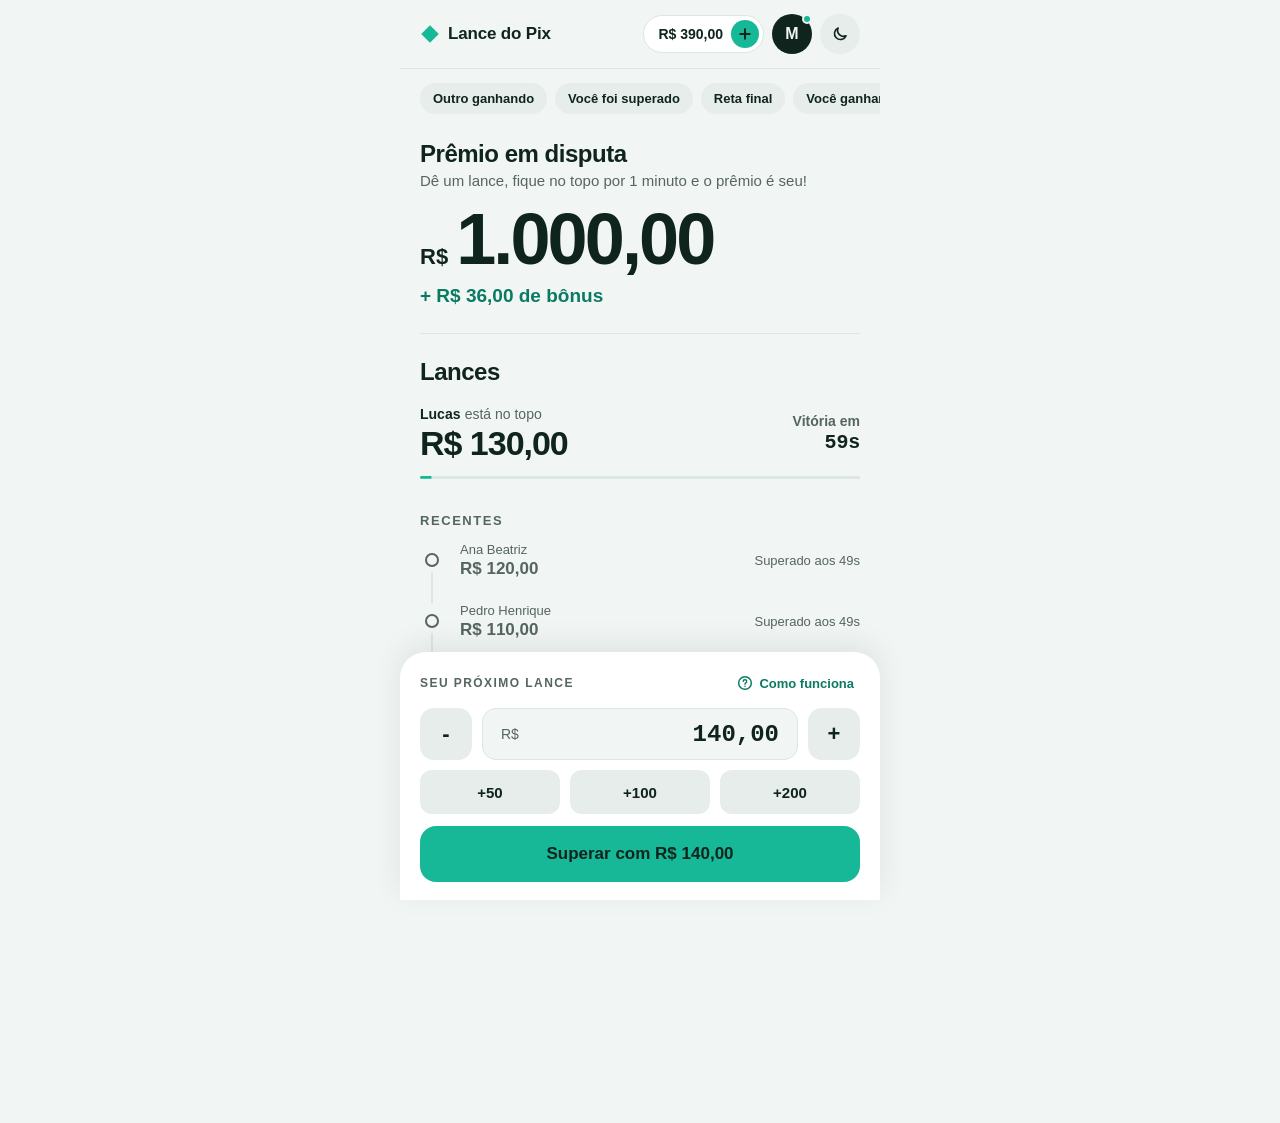
<file: .conversation/attached_assets/Lance_do_Pix_(21)_1792789828875.html>
<!doctype html>
<html lang="pt-BR">
<head>
<meta charset="utf-8">
<meta name="viewport" content="width=device-width, initial-scale=1, viewport-fit=cover">
<title>Lance do Pix</title>
<style>
:root{
  --bg:#F1F5F4;--surface:#FFFFFF;--ink:#10241E;--muted:#55655F;--line:#DCE6E2;
  --teal:#17B897;--teal-ink:#0B7A63;--teal-bg:#E1F6EF;--chip:#E6EDEB;--cta-off:#95DFCF;--cta-off-ink:#3C6F63;
  color-scheme:light;
  box-sizing:border-box;padding-top:env(safe-area-inset-top,0px);
}
@media (prefers-color-scheme:dark){
  :root:not([data-theme="light"]){
    --bg:#0D1A16;--surface:#15261F;--ink:#EAF4F1;--muted:#9DB3AB;--line:#24382F;
    --teal:#2BD3AE;--teal-ink:#4FE3C2;--teal-bg:#133B31;--chip:#1D3229;--cta-off:#1F4A3E;--cta-off-ink:#7FB9AA;
    color-scheme:dark;
  }
}
:root[data-theme="dark"]{
  --bg:#0D1A16;--surface:#15261F;--ink:#EAF4F1;--muted:#9DB3AB;--line:#24382F;
  --teal:#2BD3AE;--teal-ink:#4FE3C2;--teal-bg:#133B31;--chip:#1D3229;--cta-off:#1F4A3E;--cta-off-ink:#7FB9AA;
  color-scheme:dark;
}
*{box-sizing:border-box}
html,body{margin:0}
body{background:var(--bg);color:var(--ink);font-family:-apple-system,"Segoe UI",Roboto,Inter,sans-serif;-webkit-font-smoothing:antialiased}
button{font:inherit;color:inherit;cursor:pointer;border:0;background:none}
.app{max-width:480px;margin:0 auto;padding:0 20px 300px}
header{display:flex;align-items:center;justify-content:space-between;padding:14px 0;border-bottom:1px solid var(--line);margin:0 -20px;padding-left:20px;padding-right:20px}
.logo{display:flex;align-items:center;gap:8px;font-weight:700;font-size:17px;letter-spacing:-.01em}
.right{display:flex;align-items:center;gap:8px}
.bal{display:flex;align-items:center;gap:8px;background:var(--surface);border:1px solid var(--line);border-radius:99px;padding:4px 4px 4px 14px;font-weight:700;font-size:14px}
.plus{width:28px;height:28px;border-radius:50%;background:var(--teal);display:grid;place-items:center}
.avatar{position:relative;width:40px;height:40px;border-radius:50%;background:var(--ink);color:var(--bg);display:grid;place-items:center;font-weight:700}
.avatar i{position:absolute;top:0;right:0;width:10px;height:10px;border-radius:50%;background:var(--teal);border:2px solid var(--bg)}
.theme{width:40px;height:40px;border-radius:50%;background:var(--chip);display:grid;place-items:center}
h1{font-size:24px;letter-spacing:-.02em;margin:26px 0 4px}
.sub{margin:0;color:var(--muted);font-size:15px}
.prize{display:flex;align-items:baseline;gap:8px;margin-top:14px}
.prize small{font-size:22px;font-weight:800}
.prize b{font-size:clamp(52px,17vw,72px);font-weight:800;letter-spacing:-.04em;line-height:1}
.bonus{color:var(--teal-ink);font-weight:800;font-size:19px;margin:10px 0 0}
.timer{display:flex;align-items:center;gap:10px;margin-top:20px}
.timer b{font-family:ui-monospace,Menlo,Consolas,monospace;font-size:30px;color:var(--muted)}
.timer span{display:flex;align-items:center;gap:6px;font-size:13px;color:var(--muted)}
.timer span i{width:8px;height:8px;border-radius:50%;background:var(--muted)}
.bar{height:5px;border-radius:9px;background:var(--line);margin-top:12px}
.sec{display:flex;justify-content:space-between;align-items:baseline;margin:30px 0 10px}
.sec h2{margin:0;font-size:13px;letter-spacing:.12em;color:var(--muted);font-weight:700}
.sec span{font-size:13px;color:var(--muted)}
.tl{padding-top:4px;isolation:isolate}
.n{position:relative;display:flex;align-items:center;gap:16px;padding-bottom:24px}
.n:not(:last-child)::before{content:"";position:absolute;left:11px;top:12px;bottom:0;width:2px;background:var(--line)}
.n:last-child{padding-bottom:0}
.d{position:relative;z-index:1;flex:none;width:24px;height:24px;border-radius:50%;display:grid;place-items:center;background:var(--bg)}
.d.off::after{content:"";width:10px;height:10px;border-radius:50%;border:2px solid var(--muted)}
.d.on{background:var(--teal);color:#10241E}
.n .b{flex:1}
.n .b.r{display:flex;justify-content:space-between;align-items:center}
.n .v{font-size:17px;font-weight:700;color:var(--muted);font-variant-numeric:tabular-nums}
.n .s{font-size:13px;color:var(--muted);margin-bottom:2px}
.win .top{display:flex;justify-content:space-between;align-items:center}
.tag{display:flex;align-items:center;gap:8px;color:var(--teal-ink);font-size:12px;font-weight:800;letter-spacing:.1em}
.tag i{width:8px;height:8px;border-radius:50%;background:var(--teal)}
.time{font-size:13px;color:var(--muted);font-variant-numeric:tabular-nums}
.win .val{font-size:34px;font-weight:800;letter-spacing:-.03em;margin:10px 0 6px;line-height:1.05}
.win .ok{display:flex;align-items:center;gap:6px;color:var(--teal-ink);font-weight:700;font-size:15px}
.row{display:flex;justify-content:space-between;align-items:center;padding:15px 0;border-top:1px solid var(--line)}
.row:first-of-type{border-top:0}
.row .v{font-size:17px;font-weight:700;color:var(--muted)}
.row .s{font-size:13px;color:var(--muted);margin-top:2px}
.row .l{display:flex;gap:12px;align-items:center}
.row .l i{width:8px;height:8px;border-radius:50%;background:var(--line);border:2px solid var(--muted);box-sizing:content-box;width:6px;height:6px}
.sheet{position:fixed;z-index:10;bottom:0;left:50%;transform:translateX(-50%);width:100%;max-width:480px;background:var(--surface);border-radius:26px 26px 0 0;padding:22px 20px calc(18px + env(safe-area-inset-bottom,0px));box-shadow:0 -8px 30px rgba(0,0,0,.08)}
.sh{display:flex;justify-content:space-between;align-items:center}
.sh h3{margin:0;font-size:12px;letter-spacing:.12em;color:var(--muted);font-weight:700}
.how{display:flex;align-items:center;gap:6px;color:var(--teal-ink);font-weight:700;font-size:13px}
.step{display:flex;gap:10px;margin-top:16px}
.step button.sq{width:52px;height:52px;border-radius:14px;background:var(--chip);font-size:22px;font-weight:700}
.field{flex:1;display:flex;align-items:center;justify-content:space-between;padding:0 18px;border-radius:14px;background:var(--bg);border:1px solid var(--line);color:var(--muted);font-size:14px}
.field output{font-family:ui-monospace,Menlo,Consolas,monospace;font-size:24px;font-weight:700;color:var(--ink)}
.chips{display:grid;grid-template-columns:repeat(3,1fr);gap:10px;margin-top:10px}
.chips button{height:44px;border-radius:12px;background:var(--chip);font-weight:700;font-size:15px}
.cta{width:100%;height:56px;border-radius:16px;margin-top:12px;background:var(--cta-off);color:var(--cta-off-ink);font-weight:800;font-size:17px;cursor:not-allowed}

.sr{position:absolute;width:1px;height:1px;overflow:hidden;clip:rect(0 0 0 0);white-space:nowrap}
.dbg{display:flex;gap:8px;overflow-x:auto;margin:14px -20px 0;padding:0 20px;scrollbar-width:none}
.dbg button{flex:none;padding:8px 13px;border-radius:99px;background:var(--chip);font-size:13px;font-weight:700}
.dbg button[aria-pressed="true"]{background:var(--ink);color:var(--bg)}
.lances{margin:26px 0 0;padding-top:24px;border-top:1px solid var(--line);font-size:24px;letter-spacing:-.02em}
.lc{margin-top:18px;padding:0 0 4px}
.lc-cap{font-size:13px;letter-spacing:.12em;text-transform:uppercase;font-weight:700;color:var(--muted)}
.lc-price{margin-top:2px;font-size:34px;font-weight:800;letter-spacing:-.03em;line-height:1.05;white-space:nowrap;font-variant-numeric:tabular-nums}
.lc-st{display:flex;align-items:center;justify-content:space-between;gap:12px;min-height:20px;margin-top:0;font-size:14px;font-weight:600}
.lc-who{display:flex;gap:.3em;flex:1;min-width:0}
.lc-nm{min-width:0;overflow:hidden;text-overflow:ellipsis;white-space:nowrap}
.lc-tl{flex:none;white-space:nowrap;color:var(--muted);font-weight:500}
.lc-t{flex:none;font-family:ui-monospace,Menlo,Consolas,monospace;font-size:18px;font-weight:700;line-height:1}
.lc-t svg{display:block;width:22px;height:22px;color:var(--teal-ink)}
.lc-row{display:flex;align-items:center;justify-content:space-between;gap:16px}
.lc-g{flex:1;min-width:0}
.lc-r{flex:none;display:flex;flex-direction:column;align-items:flex-end;gap:4px}
.lc-r .lc-t{font-size:20px;letter-spacing:-.01em;font-variant-numeric:tabular-nums}
.lc-r .lc-t svg{width:22px;height:22px}
.lc-x{font-size:14px;font-weight:600;color:var(--muted)}
.lc-goal{flex:none;font-family:ui-monospace,Menlo,Consolas,monospace;font-size:14px;font-weight:600;color:var(--muted)}
.lc[data-ended] .lc-goal{display:none}
.lc-x{white-space:nowrap}
.lc[data-ended] .lc-r{flex-direction:row;align-items:center;gap:6px}
.lc[data-ended] .lc-r .lc-t svg{width:18px;height:18px}
.lc-goal{display:none}
.lc[data-urgent] .lc-t{animation:blink 1s step-end infinite}
@keyframes blink{50%{opacity:.35}}
@media (prefers-reduced-motion:reduce){.lc[data-urgent] .lc-t{animation:none}}
.lc-pg{position:relative;height:3px;margin-top:14px;border-radius:9px;background:var(--line);overflow:hidden}
.lc-pg::after{content:"";position:absolute;inset:0;background:var(--teal);clip-path:inset(0 calc(100% - var(--p,100%)) 0 0)}
.lc[data-ended] .lc-pg{display:none}
.lc-nb{display:grid;grid-template-rows:0fr;transition:grid-template-rows .25s ease}
.lc[data-msg] .lc-nb{grid-template-rows:1fr}
.lc-nx{overflow:hidden;min-height:0}
.lc-msg{margin:0;padding-top:12px;font-size:15px;line-height:1.4;color:var(--muted)}
.lc[data-good] .lc-msg{color:var(--teal-ink)}
@media (prefers-reduced-motion:reduce){.lc-nb{transition:none}}
.d svg{width:14px;height:14px}

.cta:not(:disabled){background:var(--teal);color:#10241E;cursor:pointer}
[hidden]{display:none!important}
.dbg button:disabled{opacity:.4;cursor:not-allowed}
.nxt{display:flex;align-items:center;gap:14px;margin-top:16px;padding:12px 14px;border:1px solid var(--line);border-radius:16px;background:var(--surface)}
.ring{position:relative;flex:none;width:44px;height:44px}
.ring svg{position:absolute;inset:0;width:100%;height:100%;transform:rotate(-90deg)}
.ring circle{fill:none;stroke-width:3.5}
.rb{stroke:var(--line)}
.rf{stroke:var(--teal);stroke-linecap:round;stroke-dasharray:var(--rp,0) 100}
.ring b{position:absolute;inset:0;display:grid;place-items:center;font-size:14px;font-variant-numeric:tabular-nums}
.nx-a{font-size:16px;font-weight:700}
.nx-b{font-size:13px;color:var(--muted);margin-top:2px}
.nxt[data-urgent] .ring{animation:blink 1s step-end infinite}
@keyframes fin{from{opacity:0}}
.fade{animation:fin .5s ease}
@media (prefers-reduced-motion:reduce){.nxt[data-urgent] .ring,.fade{animation:none}}
</style>
</head>
<body>
<div class="app">
  <header>
    <div class="logo"><svg width="20" height="20" viewBox="0 0 24 24" aria-hidden="true"><path d="M12 1.5l10.5 10.5L12 22.5 1.5 12z" fill="#17B897"/></svg>Lance do Pix</div>
    <div class="right">
      <div class="bal">R$ 390,00<button class="plus" aria-label="Adicionar saldo"><svg width="14" height="14" viewBox="0 0 24 24" fill="none" stroke="#10241E" stroke-width="3.4" stroke-linecap="round" aria-hidden="true"><path d="M12 4v16M4 12h16"/></svg></button></div>
      <div class="avatar">M<i></i></div>
      <button class="theme" id="theme" aria-label="Alternar tema"><svg width="18" height="18" viewBox="0 0 24 24" fill="none" stroke="currentColor" stroke-width="2.2" stroke-linecap="round" stroke-linejoin="round" aria-hidden="true"><path d="M20 14.5A8 8 0 019.5 4 8 8 0 1020 14.5z"/></svg></button>
    </div>
  </header>
  <div class="dbg" id="ctrl"></div>
  <div class="nxt" id="nxt" hidden><div class="ring"><svg viewBox="0 0 40 40" aria-hidden="true"><circle class="rb" cx="20" cy="20" r="17" pathLength="100"/><circle class="rf" cx="20" cy="20" r="17" pathLength="100"/></svg><b id="nxs"></b></div><div><div class="nx-a">Próxima disputa</div><div class="nx-b">Prêmio revelado ao começar</div></div></div>

  <h1 id="h1">Prêmio em disputa</h1>
  <p class="sub">Dê um lance, fique no topo por 1 minuto e o prêmio é seu!</p>
  <div class="prize"><small>R$</small><b id="pz"></b></div>
  <p class="bonus" id="bn"></p>
  <h2 class="lances">Lances</h2>
  <section class="lc" id="card" aria-label="Lance no topo">
    <div class="lc-row"><div class="lc-g"><div class="lc-st"><div class="lc-who"><span class="lc-nm" id="nm"></span><span class="lc-tl" id="tl"></span></div></div><div class="lc-price" id="price"></div></div><div class="lc-r"><span class="lc-x" id="tmx">Vitória em</span><div class="lc-t" id="tm"></div><div class="lc-goal" id="goal"></div></div></div>
    <div class="lc-pg" aria-hidden="true"></div>
    <div class="lc-nb"><div class="lc-nx" id="nx"><p class="lc-msg" id="ntm"></p></div></div>
  </section>

  <div class="sec" id="rec"><h2>RECENTES</h2></div>
  <div class="tl" id="hist"></div>
  <span class="sr" id="live" aria-live="polite"></span>
</div>

<div class="sheet">
  <div class="sh"><h3>SEU PRÓXIMO LANCE</h3><button class="how"><svg width="16" height="16" viewBox="0 0 24 24" fill="none" stroke="currentColor" stroke-width="2.2" stroke-linecap="round" aria-hidden="true"><circle cx="12" cy="12" r="9.5"/><path d="M9.5 9.5a2.5 2.5 0 114 2c-.9.6-1.5 1.1-1.5 2.2M12 17h.01"/></svg>Como funciona</button></div>
  <div class="step">
    <button class="sq" id="minus" aria-label="Diminuir lance">-</button>
    <div class="field"><span>R$</span><output id="val">140,00</output></div>
    <button class="sq" id="plusb" aria-label="Aumentar lance">+</button>
  </div>
  <div class="chips"><button data-add="50">+50</button><button data-add="100">+100</button><button data-add="200">+200</button></div>
  <button class="cta" id="cta" type="button" disabled>Disputa encerrada</button>
</div>

<script>
(() => {
'use strict';
const CFG = { duration: 60, urgentAt: 10, step: 10, histMax: 5, wait: 60, hold: 6 };
const PRIZES = [{ value: 1000, bonus: 36 }, { value: 2500, bonus: 90 }, { value: 500, bonus: 18 }];
const ME = 'Você', LONG = 'Maria Fernanda de Albuquerque';
const $ = id => document.getElementById(id);
const ICONS = {
  default: '<path d="M12 19V5M5 12l7-7 7 7"/>',
  outbid: '<path d="M7 17L17 7M9 7h8v8"/>',
  urgent: '<circle cx="12" cy="12" r="10"/><polyline points="12 6 12 12 16 14"/>',
  lead: '<circle cx="12" cy="12" r="10"/><path d="M8 12l3 3 5-6"/>',
  ended: '<path d="M5 21V4M5 4h11l-2 4 2 4H5"/>',
  down: '<path d="M6 9l6 6 6-6"/>',
  check: '<path d="M5 12.5l5 5 9-10"/>',
};
const icon = (k, w = 2) => `<svg viewBox="0 0 24 24" aria-hidden="true" fill="none" stroke="currentColor" stroke-width="${w}" stroke-linecap="round" stroke-linejoin="round">${ICONS[k]}</svg>`;
const brl = new Intl.NumberFormat('pt-BR', { style: 'currency', currency: 'BRL' }).format;
const num = n => n.toLocaleString('pt-BR', { minimumFractionDigits: 2, maximumFractionDigits: 2 });
const pad = n => String(n).padStart(2, '0');
const clock = s => s <= 60 ? `${s}s` : `${Math.floor(s / 60)}:${pad(s % 60)}`;
const dur = ms => { const s = Math.max(0, Math.floor(ms / 1000)); return s < 60 ? `${s}s` : `${Math.floor(s / 60)}min ${pad(s % 60)}s`; };
const setText = (n, t) => { if (n.textContent !== t) n.textContent = t; };
const setIcon = (n, k, w) => { const key = k + w; if (n.dataset.k !== key) { n.dataset.k = key; n.innerHTML = icon(k, w); } };
const el = (tag, cls = '', kids = []) => { const n = document.createElement(tag); if (cls) n.className = cls; n.append(...kids); return n; };

/* ---------- Momentos ---------- */
const R = (...names) => names.map((name, i) => ({ name, price: 130 - (names.length - 1 - i) * 10 }));
const OTHER = R('Ana Beatriz', 'Lucas', 'Maria', 'Pedro Henrique', 'Ana Beatriz', 'Lucas');
const MINE = R('Ana Beatriz', 'Lucas', 'Pedro Henrique', 'Lucas', 'Maria', ME);
const SCENES = {
  other:  { label: 'Outro ganhando', bids: OTHER, secs: 60 },
  outbid: { label: 'Você foi superado', bids: R('Lucas', 'Ana Beatriz', 'Pedro Henrique', 'Lucas', ME, 'Maria'), secs: 60 },
  urgent: { label: 'Reta final', bids: OTHER, secs: 8 },
  lead:   { label: 'Você ganhando', bids: MINE, secs: 60 },
  ended:  { label: 'Encerrado', bids: OTHER, secs: 0 },
  won:    { label: 'Você ganhou', bids: MINE, secs: 0 },
  long:   { label: 'Nome longo', bids: R('Ana Beatriz', 'Lucas', 'Pedro Henrique', 'Lucas', 'Ana Beatriz', LONG), secs: 60 },
  open:   { label: 'Disputa aberta', bids: [], secs: 60 },
};

/* ---------- Estado ---------- */
let state = { bids: [], prize: PRIZES[0], endsAt: 0, frozen: null, nextAt: null, nfz: null };
const nextLeft = s => s.nfz ?? Math.max(0, (s.nextAt - performance.now()) / 1000);
const secsLeft = s => Math.max(0, Math.ceil(s.frozen ?? (s.endsAt - performance.now()) / 1000));
const withTime = (s, secs) => s.frozen === null ? { endsAt: performance.now() + secs * 1000 } : { frozen: secs };
const view = s => {
  const secs = secsLeft(s), last = s.bids[s.bids.length - 1], prev = s.bids[s.bids.length - 2];
  if (!last) return { empty: true, name: '', price: 0, me: false, next: CFG.step, secs: CFG.duration };
  const me = last.name === ME;
  return { name: last.name, price: last.price, me, next: last.price + CFG.step, outbid: !me && prev?.name === ME, secs, ended: secs === 0, urgent: secs > 0 && secs <= CFG.urgentAt };
};
const tailOf = v => v.ended ? 'ganhou' : 'está no topo';

/* Aviso curto abaixo da barra: só aparece quando agrega. A ação de lance fica no painel de baixo. */
const noticeFor = v => {
  if (v.empty) return 'Assuma o topo com o primeiro lance.';
  if (v.ended) return v.me ? 'Parabéns, o prêmio é seu.' : '';
  if (v.me) return v.urgent ? 'Falta pouco! Continue no topo e o prêmio é seu.' : 'Continue no topo e o prêmio é seu.';
  if (v.urgent) return 'Últimos segundos! Supere agora.';
  if (v.outbid) return 'Você foi superado. Supere o lance para voltar ao topo.';
  return '';
};

/* ---------- Elementos ---------- */
const E = {};
['price', 'nm', 'tl', 'tmx', 'goal', 'tm', 'card', 'nx', 'ntm', 'hist', 'live', 'ctrl', 'cta', 'val', 'pz', 'bn', 'rec', 'nxt', 'nxs'].forEach(id => { E[id] = $(id); });

const showNotice = (msg, good) => {
  if (msg) setText(E.ntm, msg);
  E.card.toggleAttribute('data-msg', !!msg);
  E.card.toggleAttribute('data-good', good);
  E.nx.inert = !msg;
};

let histKey = '', timeEls = [];
const showHist = (bids, ended) => {
  const full = bids.slice(-(CFG.histMax + 1)).reverse(), recent = full.slice(1);
  E.rec.hidden = E.hist.hidden = !recent.length;
  const k = recent.map(b => b.name + b.price + b.at).join('|');
  if (k !== histKey) {
    histKey = k; timeEls = [];
    E.hist.replaceChildren(...recent.map((b, i) => {
      const dot = el('span', 'd off');
      const t = el('span', 'time');
      timeEls.push([t, b.at, full[i].at]);
      return el('div', 'n', [dot, el('div', 'b r', [el('div', '', [el('div', 's', [b.name]), el('div', 'v', [brl(b.price)])]), t])]);
    }));
  }
  const now = performance.now();
  timeEls.forEach(([t, at, nextAt]) => setText(t, `Superado aos ${clock(Math.max(0, Math.ceil(CFG.duration - (nextAt - at) / 1000)))}`));
};

/* Painel de baixo: único lugar com ação de lance */
let bid = 0, seen = -1;
const sheet = v => {
  if (v.price !== seen) { seen = v.price; bid = v.next; }
  if (bid < v.next) bid = v.next;
  setText(E.val, num(bid));
  E.cta.disabled = v.ended || v.me;
  setText(E.cta, v.ended ? (state.nextAt !== null ? `Próxima disputa em ${clock(Math.ceil(nextLeft(state)))}` : 'Disputa encerrada') : v.me ? 'Seu lance está no topo' : v.empty ? `Dar o primeiro lance de ${brl(bid)}` : `Superar com ${brl(bid)}`);
};
const bump = d => { const v = view(state); if (v.up) return; bid = Math.max(v.next, bid + d); sheet(v); };
$('minus').onclick = () => bump(-CFG.step);
$('plusb').onclick = () => bump(CFG.step);
document.querySelectorAll('[data-add]').forEach(b => { b.onclick = () => bump(Number(b.dataset.add)); });
$('theme').onclick = () => {
  const r = document.documentElement, dark = r.dataset.theme ? r.dataset.theme === 'dark' : matchMedia('(prefers-color-scheme: dark)').matches;
  r.dataset.theme = dark ? 'light' : 'dark';
};

/* ---------- Render ---------- */
let lastSecs = -1, lastLive = '', lastNext = -1;
const render = () => {
  const v = view(state), n = noticeFor(v), p = state.prize;
  lastSecs = v.secs;
  setText(E.pz, num(p.value));
  setText(E.bn, `+ ${brl(p.bonus)} de bônus`);
  E.card.toggleAttribute('data-urgent', !!v.urgent);
  E.card.toggleAttribute('data-ended', !!v.ended);
  setText(E.price, brl(v.price));
  setText(E.nm, v.empty ? 'Nenhum lance ainda' : v.name);
  setText(E.tl, v.empty ? '' : tailOf(v));
  const nb = state.nextAt !== null, nl = nb ? Math.ceil(nextLeft(state)) : 0;
  E.nxt.hidden = !nb; E.nxt.toggleAttribute('data-urgent', nb && nl <= CFG.urgentAt); setText(E.nxs, String(nl)); lastNext = nb ? nl : -1;
  setText(E.tmx, v.ended ? 'Disputa encerrada' : 'Vitória em');
  setText(E.goal, clock(CFG.duration));
  if (v.ended) setIcon(E.tm, 'check', 3); else { delete E.tm.dataset.k; setText(E.tm, clock(v.secs)); }
  showNotice(n, !!v.me);
  showHist(state.bids, v.ended);
  sheet(v);
  const text = v.empty ? 'Disputa aberta. Nenhum lance ainda.' : `${v.name} ${tailOf(v)} com ${brl(v.price)}. ${n}`.trim();
  if (text !== lastLive) { lastLive = text; E.live.textContent = text; }
  const fz = state.nextAt !== null ? state.nfz : state.frozen;
  pause.disabled = !state.bids.length;
  pause.textContent = fz !== null ? 'Retomar' : 'Pausar';
  pause.setAttribute('aria-pressed', fz !== null);
};

const place = () => {
  const v = view(state);
  if (v.up || v.ended || v.me) return;
  state = { ...state, bids: [...state.bids, { name: ME, price: bid, at: performance.now() }], ...withTime(state, CFG.duration) };
  render();
};
E.cta.onclick = place;
const fade = () => { const a = document.querySelector('.app'); a.classList.remove('fade'); void a.offsetWidth; a.classList.add('fade'); };
const startNext = () => {
  state = { ...state, bids: [], prize: PRIZES[(PRIZES.indexOf(state.prize) + 1) % PRIZES.length], frozen: null, nextAt: null, nfz: null };
  seen = -1; fade(); render();
};
const apply = k => {
  const sc = SCENES[k], now = performance.now(), last = (CFG.duration - sc.secs) * 1000;
  seen = -1;
  state = { ...state, prize: PRIZES[0], bids: sc.bids.map((b, i, a) => ({ ...b, at: now - last - (a.length - 1 - i) * 11000 })), nextAt: sc.secs === 0 ? now + CFG.wait * 1000 : null, nfz: null, ...withTime(state, sc.secs) };
  render();
};

/* ---------- Momentos de teste ---------- */
Object.entries(SCENES).forEach(([k, sc]) => { const b = el('button', '', [sc.label]); b.type = 'button'; b.dataset.s = k; E.ctrl.append(b); });
const pause = el('button', '', ['Pausar']);
pause.type = 'button'; pause.dataset.s = 'pause'; pause.setAttribute('aria-pressed', 'false');
E.ctrl.append(pause);
E.ctrl.addEventListener('click', e => {
  const k = e.target.closest('[data-s]')?.dataset.s;
  if (!k) return;
  if (k === 'pause') {
    state = state.nextAt !== null
      ? (state.nfz === null ? { ...state, nfz: nextLeft(state) } : { ...state, nfz: null, nextAt: performance.now() + state.nfz * 1000 })
      : state.frozen === null
      ? { ...state, frozen: Math.max(0, (state.endsAt - performance.now()) / 1000) }
      : { ...state, frozen: null, endsAt: performance.now() + state.frozen * 1000 };
    render();
  } else apply(k);
});

apply('other');
setInterval(() => {
  if (state.nextAt !== null) {
    if (state.nfz === null && nextLeft(state) <= 0) return startNext();
    if (Math.ceil(nextLeft(state)) !== lastNext) render();
    return;
  }
  const s = secsLeft(state);
  if (!state.bids.length || s === lastSecs) return;
  if (s === 0 && lastSecs > 0 && state.frozen === null) state = { ...state, nextAt: performance.now() + CFG.wait * 1000, nfz: null };
  render();
}, 250);
const root = document.documentElement;
const frame = () => {
  const left = !state.bids.length ? CFG.duration : state.frozen ?? Math.max(0, (state.endsAt - performance.now()) / 1000);
  root.style.setProperty('--rp', state.nextAt !== null ? (1 - nextLeft(state) / CFG.wait) * 100 : 0);
  root.style.setProperty('--p', `${(1 - left / CFG.duration) * 100}%`);
  requestAnimationFrame(frame);
};
requestAnimationFrame(frame);
})();
</script>
</body>
</html>
</file>
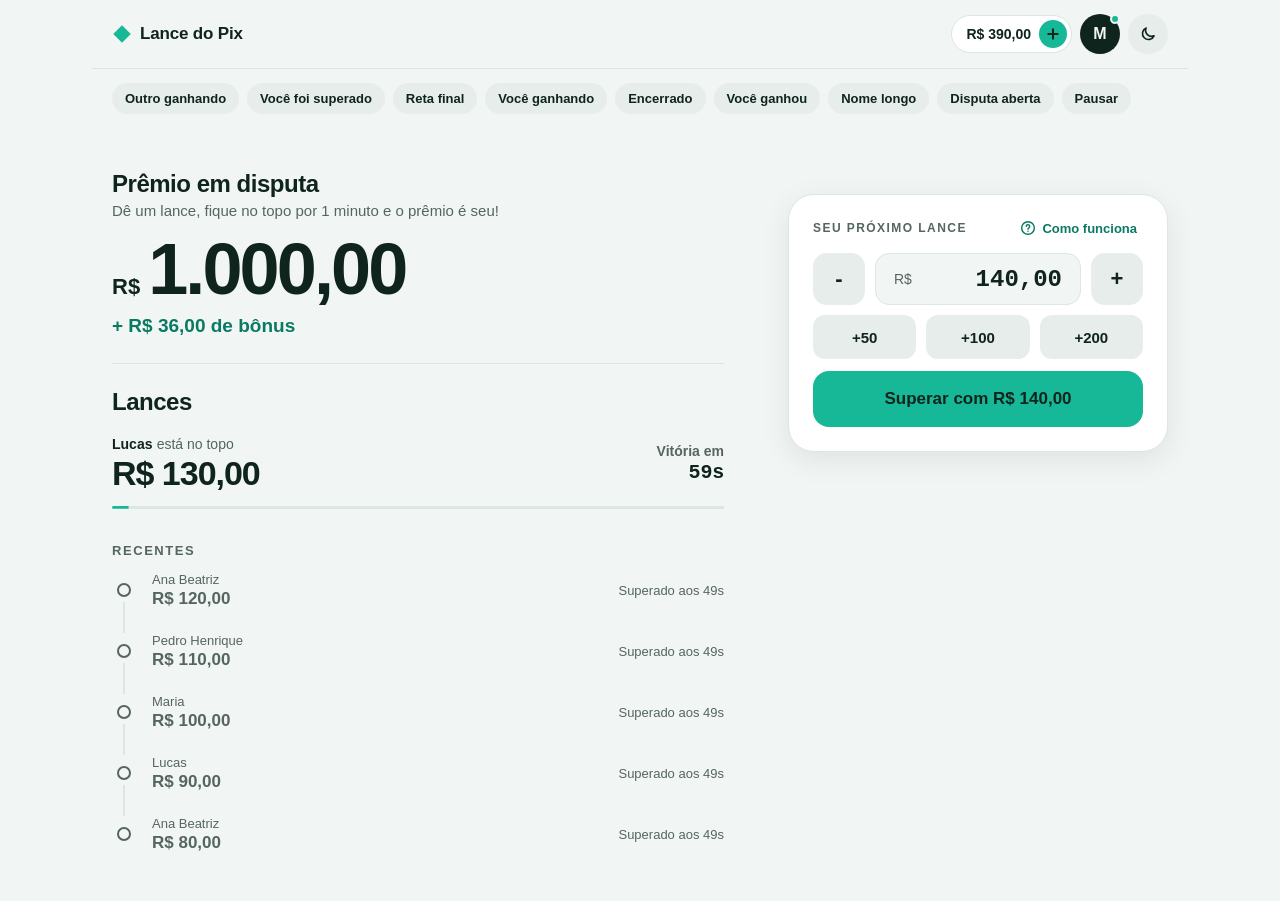
<file: artifacts/lance-do-pix/public/prototype.html>
<!doctype html>
<html lang="pt-BR">
<head>
<meta charset="utf-8">
<meta name="viewport" content="width=device-width, initial-scale=1, viewport-fit=cover">
<title>Lance do Pix</title>
<style>
:root{
  --bg:#F1F5F4;--surface:#FFFFFF;--ink:#10241E;--muted:#55655F;--line:#DCE6E2;
  --teal:#17B897;--teal-ink:#0B7A63;--teal-bg:#E1F6EF;--chip:#E6EDEB;--cta-off:#95DFCF;--cta-off-ink:#3C6F63;
  color-scheme:light;
  box-sizing:border-box;padding-top:env(safe-area-inset-top,0px);
}
@media (prefers-color-scheme:dark){
  :root:not([data-theme="light"]){
    --bg:#0D1A16;--surface:#15261F;--ink:#EAF4F1;--muted:#9DB3AB;--line:#24382F;
    --teal:#2BD3AE;--teal-ink:#4FE3C2;--teal-bg:#133B31;--chip:#1D3229;--cta-off:#1F4A3E;--cta-off-ink:#7FB9AA;
    color-scheme:dark;
  }
}
:root[data-theme="dark"]{
  --bg:#0D1A16;--surface:#15261F;--ink:#EAF4F1;--muted:#9DB3AB;--line:#24382F;
  --teal:#2BD3AE;--teal-ink:#4FE3C2;--teal-bg:#133B31;--chip:#1D3229;--cta-off:#1F4A3E;--cta-off-ink:#7FB9AA;
  color-scheme:dark;
}
*{box-sizing:border-box}
html,body{margin:0}
body{background:var(--bg);color:var(--ink);font-family:-apple-system,"Segoe UI",Roboto,Inter,sans-serif;-webkit-font-smoothing:antialiased}
button{font:inherit;color:inherit;cursor:pointer;border:0;background:none}
.app{max-width:480px;margin:0 auto;padding:0 20px 300px}
header{position:sticky;top:0;z-index:20;display:flex;align-items:center;justify-content:space-between;padding:14px 0;border-bottom:1px solid var(--line);margin:0 -20px;padding-left:20px;padding-right:20px;background:var(--bg)}
.logo{display:flex;align-items:center;gap:8px;font-weight:700;font-size:17px;letter-spacing:-.01em}
.right{display:flex;align-items:center;gap:8px}
.bal{display:flex;align-items:center;gap:8px;background:var(--surface);border:1px solid var(--line);border-radius:99px;padding:4px 4px 4px 14px;font-weight:700;font-size:14px}
.plus{width:28px;height:28px;border-radius:50%;background:var(--teal);display:grid;place-items:center}
.avatar{position:relative;width:40px;height:40px;border-radius:50%;background:var(--ink);color:var(--bg);display:grid;place-items:center;font-weight:700}
.avatar i{position:absolute;top:0;right:0;width:10px;height:10px;border-radius:50%;background:var(--teal);border:2px solid var(--bg)}
.theme{width:40px;height:40px;border-radius:50%;background:var(--chip);display:grid;place-items:center}
h1{font-size:24px;letter-spacing:-.02em;margin:26px 0 4px}
.sub{margin:0;color:var(--muted);font-size:15px}
.prize{display:flex;align-items:baseline;gap:8px;margin-top:14px}
.prize small{font-size:22px;font-weight:800}
.prize b{font-size:clamp(52px,17vw,72px);font-weight:800;letter-spacing:-.04em;line-height:1}
.bonus{color:var(--teal-ink);font-weight:800;font-size:19px;margin:10px 0 0}
.timer{display:flex;align-items:center;gap:10px;margin-top:20px}
.timer b{font-family:ui-monospace,Menlo,Consolas,monospace;font-size:30px;color:var(--muted)}
.timer span{display:flex;align-items:center;gap:6px;font-size:13px;color:var(--muted)}
.timer span i{width:8px;height:8px;border-radius:50%;background:var(--muted)}
.bar{height:5px;border-radius:9px;background:var(--line);margin-top:12px}
.sec{display:flex;justify-content:space-between;align-items:baseline;margin:30px 0 10px}
.sec h2{margin:0;font-size:13px;letter-spacing:.12em;color:var(--muted);font-weight:700}
.sec span{font-size:13px;color:var(--muted)}
.tl{padding-top:4px;isolation:isolate}
.n{position:relative;display:flex;align-items:center;gap:16px;padding-bottom:24px}
.n:not(:last-child)::before{content:"";position:absolute;left:11px;top:12px;bottom:0;width:2px;background:var(--line)}
.n:last-child{padding-bottom:0}
.d{position:relative;z-index:1;flex:none;width:24px;height:24px;border-radius:50%;display:grid;place-items:center;background:var(--bg)}
.d.off::after{content:"";width:10px;height:10px;border-radius:50%;border:2px solid var(--muted)}
.d.on{background:var(--teal);color:#10241E}
.n .b{flex:1}
.n .b.r{display:flex;justify-content:space-between;align-items:center}
.n .v{font-size:17px;font-weight:700;color:var(--muted);font-variant-numeric:tabular-nums}
.n .s{font-size:13px;color:var(--muted);margin-bottom:2px}
.win .top{display:flex;justify-content:space-between;align-items:center}
.tag{display:flex;align-items:center;gap:8px;color:var(--teal-ink);font-size:12px;font-weight:800;letter-spacing:.1em}
.tag i{width:8px;height:8px;border-radius:50%;background:var(--teal)}
.time{font-size:13px;color:var(--muted);font-variant-numeric:tabular-nums}
.win .val{font-size:34px;font-weight:800;letter-spacing:-.03em;margin:10px 0 6px;line-height:1.05}
.win .ok{display:flex;align-items:center;gap:6px;color:var(--teal-ink);font-weight:700;font-size:15px}
.row{display:flex;justify-content:space-between;align-items:center;padding:15px 0;border-top:1px solid var(--line)}
.row:first-of-type{border-top:0}
.row .v{font-size:17px;font-weight:700;color:var(--muted)}
.row .s{font-size:13px;color:var(--muted);margin-top:2px}
.row .l{display:flex;gap:12px;align-items:center}
.row .l i{width:8px;height:8px;border-radius:50%;background:var(--line);border:2px solid var(--muted);box-sizing:content-box;width:6px;height:6px}
.sheet{position:fixed;z-index:10;bottom:0;left:50%;transform:translateX(-50%);width:100%;max-width:480px;background:var(--surface);border-radius:26px 26px 0 0;padding:22px 20px calc(18px + env(safe-area-inset-bottom,0px));box-shadow:0 -8px 30px rgba(0,0,0,.08)}
.sh{display:flex;justify-content:space-between;align-items:center}
.sh h3{margin:0;font-size:12px;letter-spacing:.12em;color:var(--muted);font-weight:700}
.how{display:flex;align-items:center;gap:6px;color:var(--teal-ink);font-weight:700;font-size:13px}
.how-dialog{position:fixed;inset:auto 0 0;width:min(100%,480px);max-width:none;max-height:calc(100dvh - 24px);margin:0 auto;padding:12px 20px calc(18px + env(safe-area-inset-bottom,0px));overflow:auto;overscroll-behavior:contain;color:var(--ink);background:var(--surface);border:1px solid var(--line);border-bottom:0;border-radius:26px 26px 0 0;box-shadow:0 -8px 30px rgba(0,0,0,.16)}
.how-dialog::backdrop{background:rgba(16,36,30,.46);touch-action:none}
.how-dialog[open]{animation:how-sheet-in .12s cubic-bezier(.16,1,.3,1)}
html.how-open,body.how-open{overflow:hidden;overscroll-behavior:none}
.how-handle{width:40px;height:4px;margin:0 auto 16px;border-radius:999px;background:var(--line)}
.how-top{display:flex;align-items:center;justify-content:space-between;margin-bottom:14px}
.how-mark{width:42px;height:42px;display:grid;place-items:center;border-radius:13px;background:var(--teal-bg);color:var(--teal-ink)}
.how-close{width:36px;height:36px;display:grid;place-items:center;border:0;border-radius:50%;background:var(--chip);color:var(--ink)}
.how-close:focus-visible{outline:3px solid var(--teal);outline-offset:3px}
.how-kicker{margin:0 0 4px;color:var(--muted);font-size:11px;font-weight:800;letter-spacing:.12em}
.how-title{margin:0;font-size:26px;line-height:1.12;letter-spacing:-.04em}
.how-steps{display:grid;gap:0;margin:20px 0 0;padding:0;list-style:none}
.how-steps li{display:flex;gap:12px;padding:15px 0;border-top:1px solid var(--line)}
.how-number{flex:none;width:30px;height:30px;display:grid;place-items:center;border-radius:10px;background:var(--teal-bg);color:var(--teal-ink);font-family:ui-monospace,Menlo,Consolas,monospace;font-size:12px;font-weight:700}
.how-copy{min-width:0}
.how-copy strong{display:block;font-size:14px}
.how-copy p{margin:4px 0 0;color:var(--muted);font-size:13px;line-height:1.45}
.how-footnote{margin:12px 0 0;padding-top:13px;border-top:1px solid var(--line);color:var(--muted);font-size:12px;line-height:1.5}
.how-footnote strong{color:var(--teal-ink)}
@keyframes how-sheet-in{from{opacity:.92;transform:translateY(16px)}to{opacity:1;transform:translateY(0)}}
.step{display:flex;gap:10px;margin-top:16px}
.step button.sq{width:52px;height:52px;border-radius:14px;background:var(--chip);font-size:22px;font-weight:700}
.field{flex:1;display:flex;align-items:center;justify-content:space-between;padding:0 18px;border-radius:14px;background:var(--bg);border:1px solid var(--line);color:var(--muted);font-size:14px}
.field output{font-family:ui-monospace,Menlo,Consolas,monospace;font-size:24px;font-weight:700;color:var(--ink)}
.chips{display:grid;grid-template-columns:repeat(3,1fr);gap:10px;margin-top:10px}
.chips button{height:44px;border-radius:12px;background:var(--chip);font-weight:700;font-size:15px}
.cta{width:100%;height:56px;border-radius:16px;margin-top:12px;background:var(--cta-off);color:var(--cta-off-ink);font-weight:800;font-size:17px;cursor:not-allowed}

.sr{position:absolute;width:1px;height:1px;overflow:hidden;clip:rect(0 0 0 0);white-space:nowrap}
.dbg{display:flex;gap:8px;overflow-x:auto;margin:14px -20px 0;padding:0 20px;scrollbar-width:none}
.dbg button{flex:none;padding:8px 13px;border-radius:99px;background:var(--chip);font-size:13px;font-weight:700}
.dbg button[aria-pressed="true"]{background:var(--ink);color:var(--bg)}
.lances{margin:26px 0 0;padding-top:24px;border-top:1px solid var(--line);font-size:24px;letter-spacing:-.02em}
.lc{margin-top:18px;padding:0 0 4px}
.lc-cap{font-size:13px;letter-spacing:.12em;text-transform:uppercase;font-weight:700;color:var(--muted)}
.lc-price{margin-top:2px;font-size:34px;font-weight:800;letter-spacing:-.03em;line-height:1.05;white-space:nowrap;font-variant-numeric:tabular-nums}
.lc-st{display:flex;align-items:center;justify-content:space-between;gap:12px;min-height:20px;margin-top:0;font-size:14px;font-weight:600}
.lc-who{display:flex;gap:.3em;flex:1;min-width:0}
.lc-nm{min-width:0;overflow:hidden;text-overflow:ellipsis;white-space:nowrap}
.lc-tl{flex:none;white-space:nowrap;color:var(--muted);font-weight:500}
.lc-t{flex:none;font-family:ui-monospace,Menlo,Consolas,monospace;font-size:18px;font-weight:700;line-height:1}
.lc-t svg{display:block;width:22px;height:22px;color:var(--teal-ink)}
.lc-row{display:flex;align-items:center;justify-content:space-between;gap:16px}
.lc-g{flex:1;min-width:0}
.lc-r{flex:none;display:flex;flex-direction:column;align-items:flex-end;gap:4px}
.lc-r .lc-t{font-size:20px;letter-spacing:-.01em;font-variant-numeric:tabular-nums}
.lc-r .lc-t svg{width:22px;height:22px}
.lc-x{font-size:14px;font-weight:600;color:var(--muted)}
.lc-goal{flex:none;font-family:ui-monospace,Menlo,Consolas,monospace;font-size:14px;font-weight:600;color:var(--muted)}
.lc[data-ended] .lc-goal{display:none}
.lc-x{white-space:nowrap}
.lc[data-ended] .lc-r{flex-direction:row;align-items:center;gap:6px}
.lc[data-ended] .lc-r .lc-t svg{width:18px;height:18px}
.lc-goal{display:none}
.lc[data-urgent] .lc-t{animation:blink 1s step-end infinite}
@keyframes blink{50%{opacity:.35}}
@media (prefers-reduced-motion:reduce){.lc[data-urgent] .lc-t{animation:none}}
.lc-pg{position:relative;height:3px;margin-top:14px;border-radius:9px;background:var(--line);overflow:hidden}
.lc-pg::after{content:"";position:absolute;inset:0;background:var(--teal);clip-path:inset(0 calc(100% - var(--p,100%)) 0 0)}
.lc[data-ended] .lc-pg{display:none}
.lc-nb{display:grid;grid-template-rows:0fr;transition:grid-template-rows .25s ease}
.lc[data-msg] .lc-nb{grid-template-rows:1fr}
.lc-nx{overflow:hidden;min-height:0}
.lc-msg{margin:0;padding-top:12px;font-size:15px;line-height:1.4;color:var(--muted)}
.lc[data-good] .lc-msg{color:var(--teal-ink)}
@media (prefers-reduced-motion:reduce){.lc-nb{transition:none}}
.d svg{width:14px;height:14px}

.cta:not(:disabled){background:var(--teal);color:#10241E;cursor:pointer}
[hidden]{display:none!important}
.dbg button:disabled{opacity:.4;cursor:not-allowed}
.nxt{display:flex;align-items:center;gap:14px;margin-top:16px;padding:12px 14px;border:1px solid var(--line);border-radius:16px;background:var(--surface)}
.ring{position:relative;flex:none;width:44px;height:44px}
.ring svg{position:absolute;inset:0;width:100%;height:100%;transform:rotate(-90deg)}
.ring circle{fill:none;stroke-width:3.5}
.rb{stroke:var(--line)}
.rf{stroke:var(--teal);stroke-linecap:round;stroke-dasharray:var(--rp,0) 100}
.ring b{position:absolute;inset:0;display:grid;place-items:center;font-size:14px;font-variant-numeric:tabular-nums}
.nx-a{font-size:16px;font-weight:700}
.nx-b{font-size:13px;color:var(--muted);margin-top:2px}
.nxt[data-urgent] .ring{animation:blink 1s step-end infinite}
@keyframes fin{from{opacity:0}}
.fade{animation:fin .5s ease}
@media (prefers-reduced-motion:reduce){.nxt[data-urgent] .ring,.fade{animation:none}}
@media (min-width:900px){
  .app{display:grid;grid-template-columns:minmax(0,1fr) minmax(340px,380px);column-gap:64px;align-content:start;max-width:1120px;padding:0 32px 48px}
  header,.dbg,.nxt{grid-column:1/-1}
  .desktop-main{grid-column:1;grid-row:4;min-width:0;padding-top:30px}
  .sheet{position:sticky;grid-column:2;grid-row:4;align-self:start;top:24px;bottom:auto;left:auto;transform:none;width:auto;max-width:none;margin-top:80px;padding:24px;border:1px solid var(--line);border-radius:26px;box-shadow:0 8px 30px rgba(0,0,0,.08)}
  .how-dialog{inset:0;width:min(calc(100% - 32px),460px);max-height:calc(100dvh - 32px);margin:auto;padding:24px;border:1px solid var(--line);border-radius:24px;box-shadow:0 20px 80px rgba(0,0,0,.24)}
  .how-dialog[open]{animation:none}
  .how-handle{display:none}
}
@media (prefers-reduced-motion:reduce){.how-dialog[open]{animation:none}}
</style>
</head>
<body>
<div class="app">
  <header>
    <div class="logo"><svg width="20" height="20" viewBox="0 0 24 24" aria-hidden="true"><path d="M12 1.5l10.5 10.5L12 22.5 1.5 12z" fill="#17B897"/></svg>Lance do Pix</div>
    <div class="right">
      <div class="bal">R$ 390,00<button class="plus" aria-label="Adicionar saldo"><svg width="14" height="14" viewBox="0 0 24 24" fill="none" stroke="#10241E" stroke-width="3.4" stroke-linecap="round" aria-hidden="true"><path d="M12 4v16M4 12h16"/></svg></button></div>
      <div class="avatar">M<i></i></div>
      <button class="theme" id="theme" aria-label="Alternar tema"><svg width="18" height="18" viewBox="0 0 24 24" fill="none" stroke="currentColor" stroke-width="2.2" stroke-linecap="round" stroke-linejoin="round" aria-hidden="true"><path d="M20 14.5A8 8 0 019.5 4 8 8 0 1020 14.5z"/></svg></button>
    </div>
  </header>
  <div class="dbg" id="ctrl"></div>
  <div class="nxt" id="nxt" hidden><div class="ring"><svg viewBox="0 0 40 40" aria-hidden="true"><circle class="rb" cx="20" cy="20" r="17" pathLength="100"/><circle class="rf" cx="20" cy="20" r="17" pathLength="100"/></svg><b id="nxs"></b></div><div><div class="nx-a">Próxima disputa</div><div class="nx-b">Prêmio revelado ao começar</div></div></div>

  <div class="desktop-main">
  <h1 id="h1">Prêmio em disputa</h1>
  <p class="sub">Dê um lance, fique no topo por 1 minuto e o prêmio é seu!</p>
  <div class="prize"><small>R$</small><b id="pz"></b></div>
  <p class="bonus" id="bn"></p>
  <h2 class="lances">Lances</h2>
  <section class="lc" id="card" aria-label="Lance no topo">
    <div class="lc-row"><div class="lc-g"><div class="lc-st"><div class="lc-who"><span class="lc-nm" id="nm"></span><span class="lc-tl" id="tl"></span></div></div><div class="lc-price" id="price"></div></div><div class="lc-r"><span class="lc-x" id="tmx">Vitória em</span><div class="lc-t" id="tm"></div><div class="lc-goal" id="goal"></div></div></div>
    <div class="lc-pg" aria-hidden="true"></div>
    <div class="lc-nb"><div class="lc-nx" id="nx"><p class="lc-msg" id="ntm"></p></div></div>
  </section>

  <div class="sec" id="rec"><h2>RECENTES</h2></div>
  <div class="tl" id="hist"></div>
  <span class="sr" id="live" aria-live="polite"></span>
  </div>

  <div class="sheet">
    <div class="sh"><h3>SEU PRÓXIMO LANCE</h3><button class="how" type="button" aria-haspopup="dialog" aria-controls="howDialog"><svg width="16" height="16" viewBox="0 0 24 24" fill="none" stroke="currentColor" stroke-width="2.2" stroke-linecap="round" aria-hidden="true"><circle cx="12" cy="12" r="9.5"/><path d="M9.5 9.5a2.5 2.5 0 114 2c-.9.6-1.5 1.1-1.5 2.2M12 17h.01"/></svg>Como funciona</button></div>
    <div class="step">
      <button class="sq" id="minus" aria-label="Diminuir lance">-</button>
      <div class="field"><span>R$</span><output id="val">140,00</output></div>
      <button class="sq" id="plusb" aria-label="Aumentar lance">+</button>
    </div>
    <div class="chips"><button data-add="50">+50</button><button data-add="100">+100</button><button data-add="200">+200</button></div>
    <button class="cta" id="cta" type="button" disabled>Disputa encerrada</button>
  </div>
  <dialog class="how-dialog" id="howDialog" aria-labelledby="howTitle" aria-describedby="howFootnote">
    <div class="how-handle" aria-hidden="true"></div>
    <div class="how-top">
      <div class="how-mark" aria-hidden="true"><svg width="22" height="22" viewBox="0 0 24 24" fill="none" stroke="currentColor" stroke-width="2.1" stroke-linecap="round" stroke-linejoin="round"><circle cx="12" cy="12" r="9.5"/><path d="M9.5 9.5a2.5 2.5 0 114 2c-.9.6-1.5 1.1-1.5 2.2M12 17h.01"/></svg></div>
      <button class="how-close" id="closeHow" type="button" aria-label="Fechar Como funciona"><svg width="18" height="18" viewBox="0 0 24 24" fill="none" stroke="currentColor" stroke-width="2.2" stroke-linecap="round" aria-hidden="true"><path d="m6 6 12 12M18 6 6 18"/></svg></button>
    </div>
    <p class="how-kicker">É SIMPLES</p>
    <h2 class="how-title" id="howTitle">Como funciona</h2>
    <ol class="how-steps">
      <li><span class="how-number">01</span><div class="how-copy"><strong>Dê um lance maior</strong><p>Supere o lance do topo. O próximo lance sobe pelo menos R$ 10.</p></div></li>
      <li><span class="how-number">02</span><div class="how-copy"><strong>Fique no topo</strong><p>Cada novo lance reinicia a contagem de 60 segundos.</p></div></li>
      <li><span class="how-number">03</span><div class="how-copy"><strong>Ganhe o prêmio</strong><p>Se o relógio zerar com você no topo, o prêmio e o bônus são seus.</p></div></li>
    </ol>
    <p class="how-footnote" id="howFootnote">Esta é uma <strong>demonstração</strong>. Os lances e o saldo são simulados; não há pagamentos reais.</p>
  </dialog>
</div>

<script>
(() => {
'use strict';
const CFG = { duration: 60, urgentAt: 10, step: 10, histMax: 5, wait: 60, hold: 6 };
const PRIZES = [{ value: 1000, bonus: 36 }, { value: 2500, bonus: 90 }, { value: 500, bonus: 18 }];
const ME = 'Você', LONG = 'Maria Fernanda de Albuquerque';
const $ = id => document.getElementById(id);
const ICONS = {
  default: '<path d="M12 19V5M5 12l7-7 7 7"/>',
  outbid: '<path d="M7 17L17 7M9 7h8v8"/>',
  urgent: '<circle cx="12" cy="12" r="10"/><polyline points="12 6 12 12 16 14"/>',
  lead: '<circle cx="12" cy="12" r="10"/><path d="M8 12l3 3 5-6"/>',
  ended: '<path d="M5 21V4M5 4h11l-2 4 2 4H5"/>',
  down: '<path d="M6 9l6 6 6-6"/>',
  check: '<path d="M5 12.5l5 5 9-10"/>',
};
const icon = (k, w = 2) => `<svg viewBox="0 0 24 24" aria-hidden="true" fill="none" stroke="currentColor" stroke-width="${w}" stroke-linecap="round" stroke-linejoin="round">${ICONS[k]}</svg>`;
const brl = new Intl.NumberFormat('pt-BR', { style: 'currency', currency: 'BRL' }).format;
const num = n => n.toLocaleString('pt-BR', { minimumFractionDigits: 2, maximumFractionDigits: 2 });
const pad = n => String(n).padStart(2, '0');
const clock = s => s <= 60 ? `${s}s` : `${Math.floor(s / 60)}:${pad(s % 60)}`;
const dur = ms => { const s = Math.max(0, Math.floor(ms / 1000)); return s < 60 ? `${s}s` : `${Math.floor(s / 60)}min ${pad(s % 60)}s`; };
const setText = (n, t) => { if (n.textContent !== t) n.textContent = t; };
const setIcon = (n, k, w) => { const key = k + w; if (n.dataset.k !== key) { n.dataset.k = key; n.innerHTML = icon(k, w); } };
const el = (tag, cls = '', kids = []) => { const n = document.createElement(tag); if (cls) n.className = cls; n.append(...kids); return n; };

/* ---------- Momentos ---------- */
const R = (...names) => names.map((name, i) => ({ name, price: 130 - (names.length - 1 - i) * 10 }));
const OTHER = R('Ana Beatriz', 'Lucas', 'Maria', 'Pedro Henrique', 'Ana Beatriz', 'Lucas');
const MINE = R('Ana Beatriz', 'Lucas', 'Pedro Henrique', 'Lucas', 'Maria', ME);
const SCENES = {
  other:  { label: 'Outro ganhando', bids: OTHER, secs: 60 },
  outbid: { label: 'Você foi superado', bids: R('Lucas', 'Ana Beatriz', 'Pedro Henrique', 'Lucas', ME, 'Maria'), secs: 60 },
  urgent: { label: 'Reta final', bids: OTHER, secs: 8 },
  lead:   { label: 'Você ganhando', bids: MINE, secs: 60 },
  ended:  { label: 'Encerrado', bids: OTHER, secs: 0 },
  won:    { label: 'Você ganhou', bids: MINE, secs: 0 },
  long:   { label: 'Nome longo', bids: R('Ana Beatriz', 'Lucas', 'Pedro Henrique', 'Lucas', 'Ana Beatriz', LONG), secs: 60 },
  open:   { label: 'Disputa aberta', bids: [], secs: 60 },
};

/* ---------- Estado ---------- */
let state = { bids: [], prize: PRIZES[0], endsAt: 0, frozen: null, nextAt: null, nfz: null };
const nextLeft = s => s.nfz ?? Math.max(0, (s.nextAt - performance.now()) / 1000);
const secsLeft = s => Math.max(0, Math.ceil(s.frozen ?? (s.endsAt - performance.now()) / 1000));
const withTime = (s, secs) => s.frozen === null ? { endsAt: performance.now() + secs * 1000 } : { frozen: secs };
const view = s => {
  const secs = secsLeft(s), last = s.bids[s.bids.length - 1], prev = s.bids[s.bids.length - 2];
  if (!last) return { empty: true, name: '', price: 0, me: false, next: CFG.step, secs: CFG.duration };
  const me = last.name === ME;
  return { name: last.name, price: last.price, me, next: last.price + CFG.step, outbid: !me && prev?.name === ME, secs, ended: secs === 0, urgent: secs > 0 && secs <= CFG.urgentAt };
};
const tailOf = v => v.ended ? 'ganhou' : 'está no topo';

/* Aviso curto abaixo da barra: só aparece quando agrega. A ação de lance fica no painel de baixo. */
const noticeFor = v => {
  if (v.empty) return 'Assuma o topo com o primeiro lance.';
  if (v.ended) return v.me ? 'Parabéns, o prêmio é seu.' : '';
  if (v.me) return v.urgent ? 'Falta pouco! Continue no topo e o prêmio é seu.' : 'Continue no topo e o prêmio é seu.';
  if (v.urgent) return 'Últimos segundos! Supere agora.';
  if (v.outbid) return 'Você foi superado. Supere o lance para voltar ao topo.';
  return '';
};

/* ---------- Elementos ---------- */
const E = {};
['price', 'nm', 'tl', 'tmx', 'goal', 'tm', 'card', 'nx', 'ntm', 'hist', 'live', 'ctrl', 'cta', 'val', 'pz', 'bn', 'rec', 'nxt', 'nxs'].forEach(id => { E[id] = $(id); });

const showNotice = (msg, good) => {
  if (msg) setText(E.ntm, msg);
  E.card.toggleAttribute('data-msg', !!msg);
  E.card.toggleAttribute('data-good', good);
  E.nx.inert = !msg;
};

let histKey = '', timeEls = [];
const showHist = (bids, ended) => {
  const full = bids.slice(-(CFG.histMax + 1)).reverse(), recent = full.slice(1);
  E.rec.hidden = E.hist.hidden = !recent.length;
  const k = recent.map(b => b.name + b.price + b.at).join('|');
  if (k !== histKey) {
    histKey = k; timeEls = [];
    E.hist.replaceChildren(...recent.map((b, i) => {
      const dot = el('span', 'd off');
      const t = el('span', 'time');
      timeEls.push([t, b.at, full[i].at]);
      return el('div', 'n', [dot, el('div', 'b r', [el('div', '', [el('div', 's', [b.name]), el('div', 'v', [brl(b.price)])]), t])]);
    }));
  }
  const now = performance.now();
  timeEls.forEach(([t, at, nextAt]) => setText(t, `Superado aos ${clock(Math.max(0, Math.ceil(CFG.duration - (nextAt - at) / 1000)))}`));
};

/* Painel de baixo: único lugar com ação de lance */
let bid = 0, seen = -1;
const sheet = v => {
  if (v.price !== seen) { seen = v.price; bid = v.next; }
  if (bid < v.next) bid = v.next;
  setText(E.val, num(bid));
  E.cta.disabled = v.ended || v.me;
  setText(E.cta, v.ended ? (state.nextAt !== null ? `Próxima disputa em ${clock(Math.ceil(nextLeft(state)))}` : 'Disputa encerrada') : v.me ? 'Seu lance está no topo' : v.empty ? `Dar o primeiro lance de ${brl(bid)}` : `Superar com ${brl(bid)}`);
};
const bump = d => { const v = view(state); if (v.up) return; bid = Math.max(v.next, bid + d); sheet(v); };
$('minus').onclick = () => bump(-CFG.step);
$('plusb').onclick = () => bump(CFG.step);
document.querySelectorAll('[data-add]').forEach(b => { b.onclick = () => bump(Number(b.dataset.add)); });
$('theme').onclick = () => {
  const r = document.documentElement, dark = r.dataset.theme ? r.dataset.theme === 'dark' : matchMedia('(prefers-color-scheme: dark)').matches;
  r.dataset.theme = dark ? 'light' : 'dark';
};
const howDialog = $('howDialog');
let modalScrollY = 0;
const openHow = () => {
  if (howDialog.open) return;
  modalScrollY = window.scrollY;
  document.documentElement.classList.add('how-open');
  document.body.classList.add('how-open');
  howDialog.showModal();
};
document.querySelectorAll('.how').forEach(b => { b.onclick = openHow; });
$('closeHow').onclick = () => howDialog.close();
howDialog.addEventListener('close', () => {
  document.documentElement.classList.remove('how-open');
  document.body.classList.remove('how-open');
  window.scrollTo(0, modalScrollY);
});
howDialog.addEventListener('click', e => {
  const r = howDialog.getBoundingClientRect();
  if (e.clientX < r.left || e.clientX > r.right || e.clientY < r.top || e.clientY > r.bottom) {
    e.preventDefault();
    e.stopPropagation();
    howDialog.close();
  }
});

/* ---------- Render ---------- */
let lastSecs = -1, lastLive = '', lastNext = -1;
const render = () => {
  const v = view(state), n = noticeFor(v), p = state.prize;
  lastSecs = v.secs;
  setText(E.pz, num(p.value));
  setText(E.bn, `+ ${brl(p.bonus)} de bônus`);
  E.card.toggleAttribute('data-urgent', !!v.urgent);
  E.card.toggleAttribute('data-ended', !!v.ended);
  setText(E.price, brl(v.price));
  setText(E.nm, v.empty ? 'Nenhum lance ainda' : v.name);
  setText(E.tl, v.empty ? '' : tailOf(v));
  const nb = state.nextAt !== null, nl = nb ? Math.ceil(nextLeft(state)) : 0;
  E.nxt.hidden = !nb; E.nxt.toggleAttribute('data-urgent', nb && nl <= CFG.urgentAt); setText(E.nxs, String(nl)); lastNext = nb ? nl : -1;
  setText(E.tmx, v.ended ? 'Disputa encerrada' : 'Vitória em');
  setText(E.goal, clock(CFG.duration));
  if (v.ended) setIcon(E.tm, 'check', 3); else { delete E.tm.dataset.k; setText(E.tm, clock(v.secs)); }
  showNotice(n, !!v.me);
  showHist(state.bids, v.ended);
  sheet(v);
  const text = v.empty ? 'Disputa aberta. Nenhum lance ainda.' : `${v.name} ${tailOf(v)} com ${brl(v.price)}. ${n}`.trim();
  if (text !== lastLive) { lastLive = text; E.live.textContent = text; }
  const fz = state.nextAt !== null ? state.nfz : state.frozen;
  pause.disabled = !state.bids.length;
  pause.textContent = fz !== null ? 'Retomar' : 'Pausar';
  pause.setAttribute('aria-pressed', fz !== null);
};

const place = () => {
  const v = view(state);
  if (v.up || v.ended || v.me) return;
  state = { ...state, bids: [...state.bids, { name: ME, price: bid, at: performance.now() }], ...withTime(state, CFG.duration) };
  render();
};
E.cta.onclick = place;
const fade = () => { const a = document.querySelector('.app'); a.classList.remove('fade'); void a.offsetWidth; a.classList.add('fade'); };
const startNext = () => {
  state = { ...state, bids: [], prize: PRIZES[(PRIZES.indexOf(state.prize) + 1) % PRIZES.length], frozen: null, nextAt: null, nfz: null };
  seen = -1; fade(); render();
};
const apply = k => {
  const sc = SCENES[k], now = performance.now(), last = (CFG.duration - sc.secs) * 1000;
  seen = -1;
  state = { ...state, prize: PRIZES[0], bids: sc.bids.map((b, i, a) => ({ ...b, at: now - last - (a.length - 1 - i) * 11000 })), nextAt: sc.secs === 0 ? now + CFG.wait * 1000 : null, nfz: null, ...withTime(state, sc.secs) };
  render();
};

/* ---------- Momentos de teste ---------- */
Object.entries(SCENES).forEach(([k, sc]) => { const b = el('button', '', [sc.label]); b.type = 'button'; b.dataset.s = k; E.ctrl.append(b); });
const pause = el('button', '', ['Pausar']);
pause.type = 'button'; pause.dataset.s = 'pause'; pause.setAttribute('aria-pressed', 'false');
E.ctrl.append(pause);
E.ctrl.addEventListener('click', e => {
  const k = e.target.closest('[data-s]')?.dataset.s;
  if (!k) return;
  if (k === 'pause') {
    state = state.nextAt !== null
      ? (state.nfz === null ? { ...state, nfz: nextLeft(state) } : { ...state, nfz: null, nextAt: performance.now() + state.nfz * 1000 })
      : state.frozen === null
      ? { ...state, frozen: Math.max(0, (state.endsAt - performance.now()) / 1000) }
      : { ...state, frozen: null, endsAt: performance.now() + state.frozen * 1000 };
    render();
  } else apply(k);
});

apply('other');
setInterval(() => {
  if (state.nextAt !== null) {
    if (state.nfz === null && nextLeft(state) <= 0) return startNext();
    if (Math.ceil(nextLeft(state)) !== lastNext) render();
    return;
  }
  const s = secsLeft(state);
  if (!state.bids.length || s === lastSecs) return;
  if (s === 0 && lastSecs > 0 && state.frozen === null) state = { ...state, nextAt: performance.now() + CFG.wait * 1000, nfz: null };
  render();
}, 250);
const root = document.documentElement;
const frame = () => {
  const left = !state.bids.length ? CFG.duration : state.frozen ?? Math.max(0, (state.endsAt - performance.now()) / 1000);
  root.style.setProperty('--rp', state.nextAt !== null ? (1 - nextLeft(state) / CFG.wait) * 100 : 0);
  root.style.setProperty('--p', `${(1 - left / CFG.duration) * 100}%`);
  requestAnimationFrame(frame);
};
requestAnimationFrame(frame);
})();
</script>
</body>
</html>
</file>
